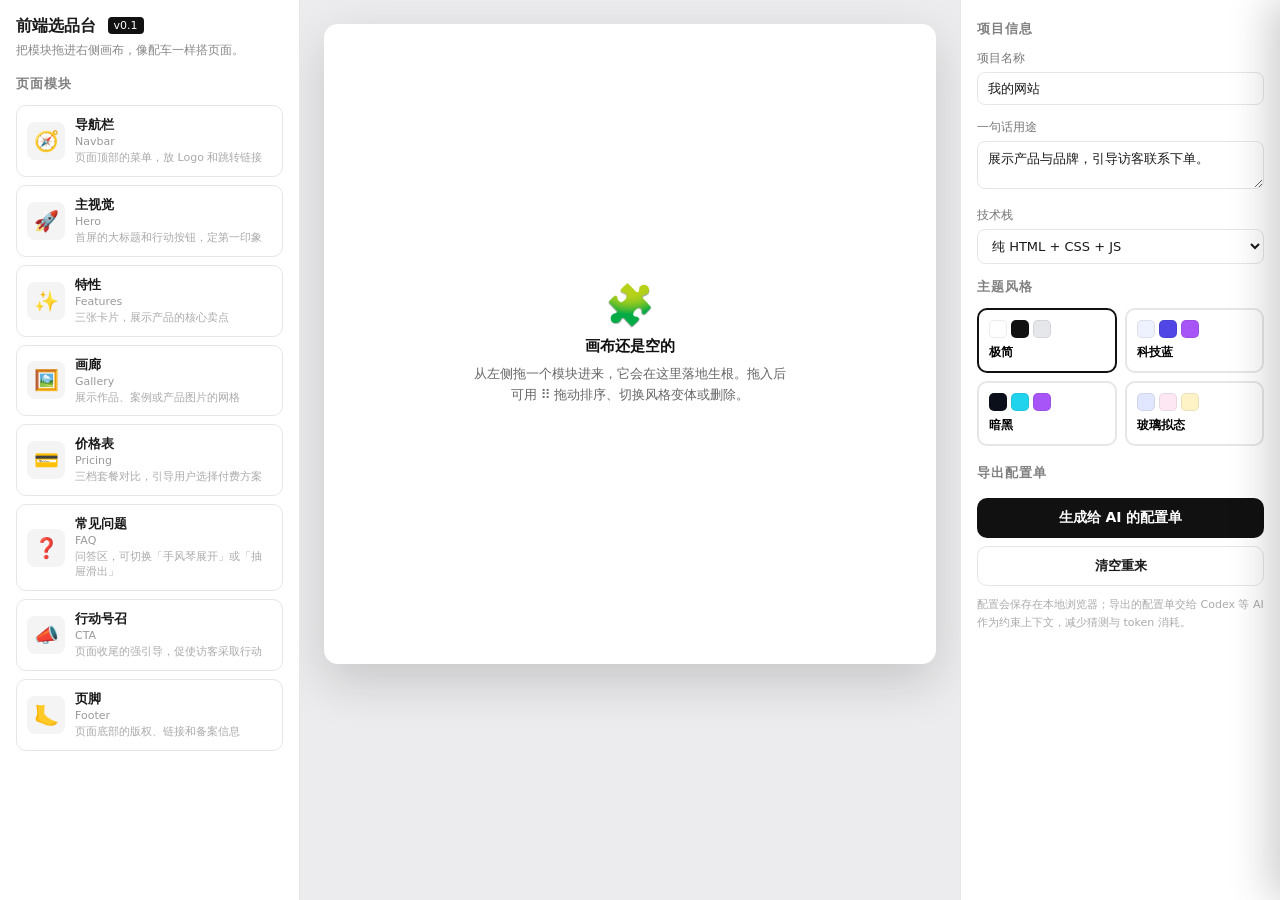
<file: app/index.html>
<!DOCTYPE html>
<html lang="zh-CN">
<head>
<meta charset="UTF-8">
<meta name="viewport" content="width=device-width, initial-scale=1.0">
<title>前端选品台 · 初始版本</title>
<link rel="stylesheet" href="src/assets/styles.css">
</head>
<body>
<div class="app">
  <!-- 左栏：模块库 -->
  <aside class="panel">
    <div class="brand">前端选品台 <span class="tag">v0.1</span></div>
    <div class="sub">把模块拖进右侧画布，像配车一样搭页面。</div>
    <h2>页面模块</h2>
    <div class="lib-grid" id="libGrid"></div>
  </aside>

  <!-- 中栏：画布 -->
  <main class="canvas-wrap" id="canvasWrap">
    <div class="canvas" id="canvas"></div>
  </main>

  <!-- 右栏：配置 -->
  <aside class="panel right">
    <h2>项目信息</h2>
    <div class="field">
      <label>项目名称</label>
      <input id="projName" type="text" placeholder="例如：一家面包房的官网">
    </div>
    <div class="field">
      <label>一句话用途</label>
      <textarea id="projPurpose" rows="2" placeholder="这个网站是给谁用、要达到什么目的"></textarea>
    </div>
    <div class="field">
      <label>技术栈</label>
      <select id="stack">
        <option value="纯 HTML + CSS + JS">纯 HTML + CSS + JS</option>
        <option value="React + Tailwind">React + Tailwind</option>
        <option value="Vue + Nuxt">Vue + Nuxt</option>
        <option value="Next.js + Tailwind">Next.js + Tailwind</option>
      </select>
    </div>

    <h2>主题风格</h2>
    <div class="theme-grid" id="themeGrid"></div>

    <h2 style="margin-top:18px;">导出配置单</h2>
    <button class="btn-primary" onclick="PickWeb.openExport()">生成给 AI 的配置单</button>
    <button class="btn-secondary" onclick="PickWeb.resetAll()">清空重来</button>
    <div class="hint">
      配置会保存在本地浏览器；导出的配置单交给 Codex 等 AI 作为约束上下文，减少猜测与 token 消耗。
    </div>
  </aside>
</div>

<!-- 抽屉（FAQ drawer 变体用） -->
<div class="drawer-overlay" id="drawerOverlay"></div>
<div class="drawer-panel" id="drawerPanel">
  <button class="close" id="drawerClose">✕</button>
  <h3 id="drawerTitle"></h3>
  <p id="drawerBody"></p>
</div>

<!-- 导出弹窗 -->
<div class="modal" id="exportModal">
  <div class="modal-box">
    <div class="modal-head">
      <h3>给 AI 的配置单</h3>
      <button class="close" onclick="PickWeb.closeExport()">✕</button>
    </div>
    <div class="modal-tabs">
      <button id="tabMd" class="active" onclick="PickWeb.switchTab('md')">spec.md（人机可读）</button>
      <button id="tabJson" onclick="PickWeb.switchTab('json')">spec.json（机器可读）</button>
    </div>
    <div class="modal-body">
      <textarea id="exportText" readonly></textarea>
    </div>
    <div class="modal-foot">
      <button onclick="PickWeb.copyExport()">复制</button>
      <button class="primary" onclick="PickWeb.downloadExport()">下载文件</button>
    </div>
  </div>
</div>

<!-- 插入指示线（拖拽排序用） -->
<div class="drop-indicator" id="dropIndicator"></div>

<script src="src/data/modules.js"></script>
<script src="src/data/themes.js"></script>
<script src="src/core/state.js"></script>
<script src="src/core/storage.js"></script>
<script src="src/core/renderer.js"></script>
<script src="src/core/dnd.js"></script>
<script src="src/core/exporter.js"></script>
<script src="src/core/main.js"></script>
</body>
</html>
</file>
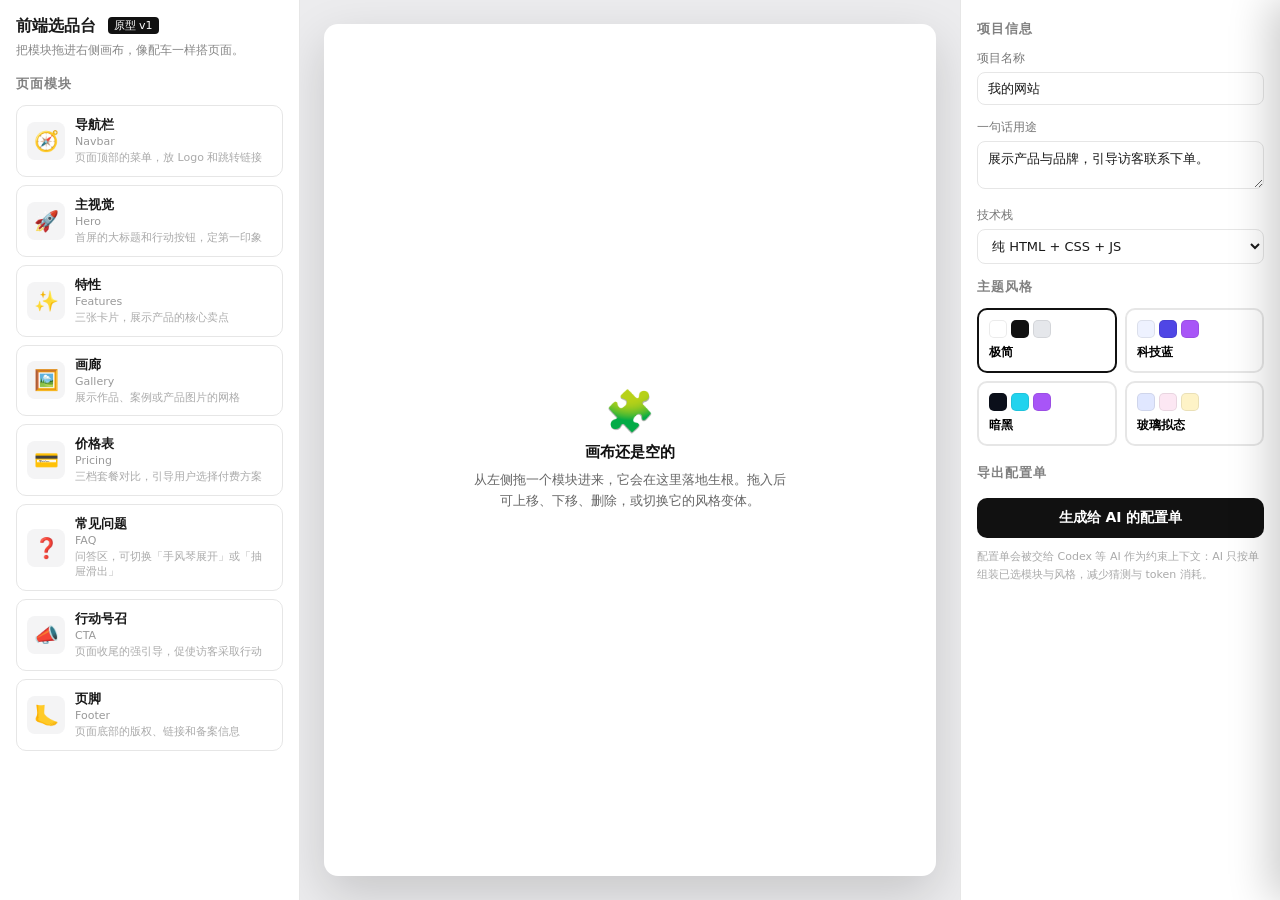
<file: prototype-v1/index.html>
<!DOCTYPE html>
<html lang="zh-CN">
<head>
<meta charset="UTF-8">
<meta name="viewport" content="width=device-width, initial-scale=1.0">
<title>前端选品台 · 原型 v1</title>
<style>
  :root {
    --bg: #ffffff;
    --surface: #f6f7f9;
    --text: #111111;
    --muted: #666666;
    --primary: #111111;
    --primary-text: #ffffff;
    --accent: #6b6b6b;
    --border: #e5e7eb;
    --radius: 6px;
    --shadow: 0 1px 3px rgba(0,0,0,.08);
    --font: system-ui, -apple-system, "Segoe UI", "PingFang SC", "Microsoft YaHei", sans-serif;
    --ui-bg: #fafafa;
    --ui-panel: #ffffff;
    --ui-border: #e6e6e6;
    --ui-text: #1a1a1a;
  }
  * { box-sizing: border-box; margin: 0; padding: 0; }
  body {
    font-family: var(--font);
    background: var(--ui-bg);
    color: var(--ui-text);
    height: 100vh;
    overflow: hidden;
  }
  .app {
    display: grid;
    grid-template-columns: 300px 1fr 320px;
    height: 100vh;
  }
  .panel {
    background: var(--ui-panel);
    border-right: 1px solid var(--ui-border);
    overflow-y: auto;
    padding: 16px;
  }
  .panel.right { border-right: none; border-left: 1px solid var(--ui-border); }
  .panel h2 {
    font-size: 13px;
    letter-spacing: .08em;
    text-transform: uppercase;
    color: var(--ui-text);
    opacity: .55;
    margin: 4px 0 12px;
  }
  .brand {
    font-size: 16px;
    font-weight: 700;
    margin-bottom: 4px;
  }
  .brand .tag {
    font-size: 11px;
    font-weight: 500;
    color: #fff;
    background: #111;
    border-radius: 4px;
    padding: 2px 6px;
    margin-left: 6px;
    vertical-align: 2px;
  }
  .sub { font-size: 12px; color: #888; margin-bottom: 16px; line-height: 1.5; }

  /* 模块库卡片 */
  .lib-grid { display: flex; flex-direction: column; gap: 8px; }
  .lib-card {
    display: flex;
    align-items: center;
    gap: 10px;
    padding: 10px;
    border: 1px solid var(--ui-border);
    border-radius: 10px;
    background: #fff;
    cursor: grab;
    transition: transform .12s ease, box-shadow .12s ease, border-color .12s ease;
    user-select: none;
  }
  .lib-card:hover {
    transform: translateY(-1px);
    box-shadow: 0 4px 14px rgba(0,0,0,.08);
    border-color: #c9c9c9;
  }
  .lib-card:active { cursor: grabbing; }
  .lib-card.dragging { opacity: .45; }
  .lib-card .emoji {
    width: 38px; height: 38px;
    display: grid; place-items: center;
    font-size: 20px;
    background: #f4f4f5;
    border-radius: 8px;
    flex: none;
  }
  .lib-card .meta { min-width: 0; }
  .lib-card .meta .name { font-size: 13px; font-weight: 600; }
  .lib-card .meta .tech { font-size: 11px; color: #999; margin-top: 1px; }
  .lib-card .meta .desc { font-size: 11px; color: #aaa; margin-top: 3px; line-height: 1.35; }

  /* 画布 */
  .canvas-wrap {
    overflow-y: auto;
    padding: 24px;
    display: flex;
    justify-content: center;
    background: #ececee;
  }
  .canvas {
    width: 100%;
    max-width: 860px;
    min-height: 640px;
    background: var(--bg);
    color: var(--text);
    border-radius: 14px;
    box-shadow: 0 18px 50px rgba(0,0,0,.16);
    overflow: hidden;
    display: flex;
    flex-direction: column;
    position: relative;
    font-family: var(--font);
  }
  .canvas.drag-over { outline: 3px dashed var(--primary); outline-offset: -8px; }
  .canvas-empty {
    flex: 1;
    display: flex;
    flex-direction: column;
    align-items: center;
    justify-content: center;
    gap: 8px;
    color: var(--muted);
    padding: 40px;
    text-align: center;
  }
  .canvas-empty .big { font-size: 40px; }
  .canvas-empty .t { font-size: 15px; font-weight: 600; color: var(--text); }
  .canvas-empty .s { font-size: 13px; max-width: 320px; line-height: 1.6; }

  /* 画布内的模块块 */
  .sec { position: relative; }
  .sec .toolbar {
    position: absolute;
    top: 8px; right: 8px;
    display: none;
    gap: 4px;
    z-index: 5;
  }
  .sec:hover .toolbar { display: flex; }
  .sec .toolbar button {
    border: 1px solid var(--ui-border);
    background: #fff;
    border-radius: 6px;
    width: 24px; height: 24px;
    font-size: 12px;
    cursor: pointer;
    line-height: 1;
    color: #555;
  }
  .sec .toolbar button:hover { background: #f2f2f2; }
  .sec .toolbar button.del:hover { background: #fee2e2; color: #b91c1c; border-color: #fecaca; }
  .sec .toolbar select {
    border: 1px solid var(--ui-border);
    border-radius: 6px;
    font-size: 12px;
    height: 24px;
    background: #fff;
    color: #555;
  }
  .sec.drop-in { animation: dropIn .35s cubic-bezier(.2,.9,.3,1.2); }
  @keyframes dropIn {
    0% { transform: translateY(-18px) scale(.97); opacity: 0; }
    60% { transform: translateY(3px) scale(1); opacity: 1; }
    100% { transform: translateY(0) scale(1); opacity: 1; }
  }

  /* 模块内部样式（用 CSS 变量，随主题换肤） */
  .mod { padding: 56px 48px; }
  .mod h1, .mod h2 { font-weight: 800; letter-spacing: -.02em; color: var(--text); }
  .mod p { color: var(--muted); line-height: 1.7; }
  .btn {
    display: inline-block;
    border: none;
    background: var(--primary);
    color: var(--primary-text);
    padding: 11px 20px;
    border-radius: var(--radius);
    font-size: 14px;
    font-weight: 600;
    cursor: pointer;
    font-family: var(--font);
  }
  .btn.ghost { background: transparent; color: var(--text); border: 1px solid var(--border); }
  .grid3 { display: grid; grid-template-columns: repeat(3, 1fr); gap: 16px; margin-top: 28px; }
  .card {
    background: var(--surface);
    border: 1px solid var(--border);
    border-radius: var(--radius);
    padding: 20px;
    box-shadow: var(--shadow);
  }
  .card .ic { font-size: 22px; margin-bottom: 10px; }
  .card h3 { font-size: 15px; margin-bottom: 6px; color: var(--text); }
  .card p { font-size: 13px; color: var(--muted); }

  .mod-navbar {
    display: flex; align-items: center; justify-content: space-between;
    padding: 16px 48px;
    border-bottom: 1px solid var(--border);
    background: var(--surface);
  }
  .mod-navbar .logo { font-weight: 800; font-size: 15px; color: var(--text); }
  .mod-navbar nav { display: flex; gap: 22px; }
  .mod-navbar nav a { font-size: 13px; color: var(--muted); text-decoration: none; cursor: pointer; }
  .mod-navbar nav a:hover { color: var(--text); }
  .mod-navbar .btn { padding: 8px 16px; font-size: 13px; }

  .mod-hero { text-align: center; padding-top: 88px; padding-bottom: 88px; }
  .mod-hero h1 { font-size: 42px; line-height: 1.15; margin-bottom: 16px; }
  .mod-hero p { font-size: 16px; max-width: 520px; margin: 0 auto 28px; }
  .mod-hero .hero-cta { display: flex; gap: 12px; justify-content: center; }

  .mod-cta { text-align: center; }
  .mod-cta h2 { font-size: 30px; margin-bottom: 18px; }

  .mod-footer { padding: 40px 48px; background: var(--surface); border-top: 1px solid var(--border); }
  .mod-footer .top { display: flex; justify-content: space-between; align-items: center; margin-bottom: 18px; }
  .mod-footer .logo { font-weight: 800; color: var(--text); }
  .mod-footer .links { display: flex; gap: 18px; }
  .mod-footer .links a { font-size: 13px; color: var(--muted); text-decoration: none; cursor: pointer; }
  .mod-footer p { font-size: 12px; color: var(--muted); }

  .mod-pricing .price { font-size: 30px; font-weight: 800; color: var(--text); margin: 10px 0 4px; }
  .mod-pricing .price span { font-size: 14px; font-weight: 500; color: var(--muted); }
  .mod-pricing .feat { font-size: 13px; color: var(--muted); line-height: 1.9; }
  .mod-pricing .card.hot { border-color: var(--primary); }
  .mod-pricing .card h3 { font-size: 16px; }

  .mod-gallery .tile {
    height: 110px;
    border-radius: var(--radius);
    background: linear-gradient(135deg, var(--primary), var(--accent));
    opacity: .9;
    display: grid; place-items: center;
    color: var(--primary-text);
    font-size: 24px;
  }

  .mod-faq .faq-list { margin-top: 24px; }
  .mod-faq .faq-item { border: 1px solid var(--border); border-radius: var(--radius); margin-bottom: 10px; background: var(--surface); overflow: hidden; }
  .mod-faq .faq-q {
    width: 100%; text-align: left;
    background: none; border: none;
    padding: 15px 18px;
    font-size: 14px; font-weight: 600;
    color: var(--text);
    cursor: pointer;
    display: flex; justify-content: space-between; align-items: center;
    font-family: var(--font);
  }
  .mod-faq .faq-q::after { content: "＋"; color: var(--muted); }
  .mod-faq .faq-item.open .faq-q::after { content: "－"; }
  .mod-faq .faq-a {
    max-height: 0; overflow: hidden;
    transition: max-height .3s ease;
    padding: 0 18px;
    font-size: 13px; color: var(--muted); line-height: 1.7;
  }
  .mod-faq .faq-item.open .faq-a { max-height: 200px; padding: 0 18px 16px; }
  .mod-faq .drawer-hint { font-size: 12px; color: var(--muted); margin-top: 8px; text-align: center; }

  /* 抽屉变体 */
  .drawer-overlay {
    position: fixed; inset: 0;
    background: rgba(0,0,0,.35);
    z-index: 50;
    display: none;
  }
  .drawer-overlay.show { display: block; }
  .drawer-panel {
    position: fixed; top: 0; right: 0; bottom: 0;
    width: 320px; max-width: 80vw;
    background: #fff; color: #111;
    box-shadow: -10px 0 40px rgba(0,0,0,.2);
    padding: 28px 24px;
    z-index: 60;
    transform: translateX(100%);
    transition: transform .3s cubic-bezier(.2,.8,.2,1);
    font-family: var(--font);
  }
  .drawer-panel.show { transform: translateX(0); }
  .drawer-panel h3 { margin-bottom: 12px; font-size: 16px; }
  .drawer-panel p { font-size: 14px; line-height: 1.7; color: #555; }
  .drawer-panel .close {
    position: absolute; top: 16px; right: 16px;
    border: none; background: #f2f2f2;
    width: 28px; height: 28px; border-radius: 6px;
    cursor: pointer; font-size: 14px;
  }

  /* 右栏控件 */
  .field { margin-bottom: 14px; }
  .field label { display: block; font-size: 12px; color: #777; margin-bottom: 5px; }
  .field input, .field select, .field textarea {
    width: 100%;
    border: 1px solid var(--ui-border);
    border-radius: 8px;
    padding: 8px 10px;
    font-size: 13px;
    font-family: var(--font);
    color: var(--ui-text);
    background: #fff;
  }
  .theme-grid { display: grid; grid-template-columns: 1fr 1fr; gap: 8px; }
  .theme-btn {
    border: 2px solid var(--ui-border);
    border-radius: 10px;
    padding: 10px;
    cursor: pointer;
    text-align: left;
    background: #fff;
    font-family: var(--font);
  }
  .theme-btn.active { border-color: #111; }
  .theme-btn .sw { display: flex; gap: 4px; margin-bottom: 6px; }
  .theme-btn .sw span { width: 18px; height: 18px; border-radius: 5px; border: 1px solid rgba(0,0,0,.08); }
  .theme-btn .nm { font-size: 12px; font-weight: 600; }
  .btn-primary {
    width: 100%;
    padding: 11px;
    border: none;
    background: #111;
    color: #fff;
    border-radius: 10px;
    font-size: 14px;
    font-weight: 600;
    cursor: pointer;
    font-family: var(--font);
    margin-top: 4px;
  }
  .btn-primary:hover { background: #2a2a2a; }
  .btn-secondary {
    width: 100%;
    padding: 10px;
    border: 1px solid var(--ui-border);
    background: #fff;
    color: var(--ui-text);
    border-radius: 10px;
    font-size: 13px;
    font-weight: 600;
    cursor: pointer;
    font-family: var(--font);
    margin-top: 8px;
  }
  .hint { font-size: 11px; color: #aaa; line-height: 1.6; margin-top: 10px; }

  /* 导出弹窗 */
  .modal {
    position: fixed; inset: 0;
    background: rgba(0,0,0,.4);
    z-index: 100;
    display: none;
    align-items: center; justify-content: center;
  }
  .modal.show { display: flex; }
  .modal-box {
    width: min(720px, 92vw);
    max-height: 84vh;
    background: #fff;
    border-radius: 14px;
    display: flex;
    flex-direction: column;
    overflow: hidden;
  }
  .modal-head {
    display: flex; align-items: center; justify-content: space-between;
    padding: 16px 20px;
    border-bottom: 1px solid var(--ui-border);
  }
  .modal-head h3 { font-size: 15px; }
  .modal-head .close { border: none; background: none; font-size: 20px; cursor: pointer; color: #777; }
  .modal-tabs { display: flex; gap: 4px; padding: 10px 16px 0; }
  .modal-tabs button {
    border: 1px solid var(--ui-border);
    background: #fff;
    padding: 7px 14px;
    border-radius: 8px 8px 0 0;
    cursor: pointer;
    font-size: 13px;
    font-family: var(--font);
  }
  .modal-tabs button.active { background: #111; color: #fff; border-color: #111; }
  .modal-body { flex: 1; overflow: auto; padding: 16px 20px; }
  .modal-body textarea {
    width: 100%;
    min-height: 320px;
    border: 1px solid var(--ui-border);
    border-radius: 8px;
    padding: 12px;
    font-family: ui-monospace, "SF Mono", Consolas, monospace;
    font-size: 12px;
    line-height: 1.6;
    resize: vertical;
    color: #222;
  }
  .modal-foot { display: flex; gap: 10px; padding: 14px 20px; border-top: 1px solid var(--ui-border); }
  .modal-foot button {
    flex: 1;
    padding: 10px;
    border: 1px solid var(--ui-border);
    background: #fff;
    border-radius: 8px;
    cursor: pointer;
    font-size: 13px;
    font-weight: 600;
    font-family: var(--font);
  }
  .modal-foot button.primary { background: #111; color: #fff; border-color: #111; }
</style>
</head>
<body>
<div class="app">
  <!-- 左栏：模块库 -->
  <aside class="panel">
    <div class="brand">前端选品台 <span class="tag">原型 v1</span></div>
    <div class="sub">把模块拖进右侧画布，像配车一样搭页面。</div>
    <h2>页面模块</h2>
    <div class="lib-grid" id="libGrid"></div>
  </aside>

  <!-- 中栏：画布 -->
  <main class="canvas-wrap" id="canvasWrap">
    <div class="canvas" id="canvas"></div>
  </main>

  <!-- 右栏：配置 -->
  <aside class="panel right">
    <h2>项目信息</h2>
    <div class="field">
      <label>项目名称</label>
      <input id="projName" type="text" placeholder="例如：一家面包房的官网" value="我的网站">
    </div>
    <div class="field">
      <label>一句话用途</label>
      <textarea id="projPurpose" rows="2" placeholder="这个网站是给谁用、要达到什么目的">展示产品与品牌，引导访客联系下单。</textarea>
    </div>
    <div class="field">
      <label>技术栈</label>
      <select id="stack">
        <option value="纯 HTML + CSS + JS">纯 HTML + CSS + JS</option>
        <option value="React + Tailwind">React + Tailwind</option>
        <option value="Vue + Nuxt">Vue + Nuxt</option>
        <option value="Next.js + Tailwind">Next.js + Tailwind</option>
      </select>
    </div>

    <h2>主题风格</h2>
    <div class="theme-grid" id="themeGrid"></div>

    <h2 style="margin-top:18px;">导出配置单</h2>
    <button class="btn-primary" onclick="openExport()">生成给 AI 的配置单</button>
    <div class="hint">
      配置单会被交给 Codex 等 AI 作为约束上下文：AI 只按单组装已选模块与风格，减少猜测与 token 消耗。
    </div>
  </aside>
</div>

<!-- 抽屉（FAQ drawer 变体用） -->
<div class="drawer-overlay" id="drawerOverlay"></div>
<div class="drawer-panel" id="drawerPanel">
  <button class="close" id="drawerClose">✕</button>
  <h3 id="drawerTitle"></h3>
  <p id="drawerBody"></p>
</div>

<!-- 导出弹窗 -->
<div class="modal" id="exportModal">
  <div class="modal-box">
    <div class="modal-head">
      <h3>给 AI 的配置单</h3>
      <button class="close" onclick="closeExport()">✕</button>
    </div>
    <div class="modal-tabs">
      <button id="tabMd" class="active" onclick="switchTab('md')">spec.md（人机可读）</button>
      <button id="tabJson" onclick="switchTab('json')">spec.json（机器可读）</button>
    </div>
    <div class="modal-body">
      <textarea id="exportText" readonly></textarea>
    </div>
    <div class="modal-foot">
      <button onclick="copyExport()">复制</button>
      <button class="primary" onclick="downloadExport()">下载文件</button>
    </div>
  </div>
</div>

<script>
// ===================== 数据：模块库 =====================
const MODULES = [
  {
    id: 'navbar', name: '导航栏', tech: 'Navbar', emoji: '🧭',
    desc: '页面顶部的菜单，放 Logo 和跳转链接',
    variants: [ { id: 'default', label: '标准' } ],
    render() {
      return `<header class="mod-navbar">
        <span class="logo">◈ Logo</span>
        <nav><a>首页</a><a>产品</a><a>关于</a><a>联系</a></nav>
        <button class="btn">开始</button>
      </header>`;
    }
  },
  {
    id: 'hero', name: '主视觉', tech: 'Hero', emoji: '🚀',
    desc: '首屏的大标题和行动按钮，定第一印象',
    variants: [ { id: 'default', label: '居中' } ],
    render() {
      return `<section class="mod mod-hero">
        <h1>一句打动人心的主标题</h1>
        <p>这里是副标题，用一句话说清楚你的产品能为访客带来什么价值。</p>
        <div class="hero-cta">
          <button class="btn">立即开始</button>
          <button class="btn ghost">了解更多</button>
        </div>
      </section>`;
    }
  },
  {
    id: 'features', name: '特性', tech: 'Features', emoji: '✨',
    desc: '三张卡片，展示产品的核心卖点',
    variants: [ { id: 'default', label: '三列卡片' } ],
    render() {
      return `<section class="mod">
        <h2>核心特性</h2>
        <div class="grid3">
          <div class="card"><div class="ic">⚡</div><h3>快速上手</h3><p>开箱即用，五分钟完成部署。</p></div>
          <div class="card"><div class="ic">🔒</div><h3>安全可靠</h3><p>数据加密，权限分级，稳定运行。</p></div>
          <div class="card"><div class="ic">📈</div><h3>持续增长</h3><p>内置分析，驱动业务不断增长。</p></div>
        </div>
      </section>`;
    }
  },
  {
    id: 'gallery', name: '画廊', tech: 'Gallery', emoji: '🖼️',
    desc: '展示作品、案例或产品图片的网格',
    variants: [ { id: 'default', label: '六宫格' } ],
    render() {
      return `<section class="mod">
        <h2>作品展示</h2>
        <div class="grid3 mod-gallery">
          <div class="tile">①</div><div class="tile">②</div><div class="tile">③</div>
          <div class="tile">④</div><div class="tile">⑤</div><div class="tile">⑥</div>
        </div>
      </section>`;
    }
  },
  {
    id: 'pricing', name: '价格表', tech: 'Pricing', emoji: '💳',
    desc: '三档套餐对比，引导用户选择付费方案',
    variants: [ { id: 'default', label: '三档对比' } ],
    render() {
      return `<section class="mod mod-pricing">
        <h2>定价方案</h2>
        <div class="grid3">
          <div class="card"><h3>基础版</h3><div class="price">¥0<span> / 月</span></div><div class="feat">核心功能<br>1 个项目<br>社区支持</div></div>
          <div class="card hot"><h3>专业版</h3><div class="price">¥99<span> / 月</span></div><div class="feat">全部功能<br>无限项目<br>优先支持</div></div>
          <div class="card"><h3>企业版</h3><div class="price">定制<span></span></div><div class="feat">专属定制<br>专属支持<br>SLA 保障</div></div>
        </div>
      </section>`;
    }
  },
  {
    id: 'faq', name: '常见问题', tech: 'FAQ', emoji: '❓',
    desc: '问答区，可切换「手风琴展开」或「抽屉滑出」',
    variants: [
      { id: 'accordion', label: '手风琴展开' },
      { id: 'drawer', label: '抽屉滑出' }
    ],
    render(variant) {
      const items = [
        { q: '这个产品适合我吗？', a: '如果你需要一个快速搭建、易于维护的网站，它非常适合你。' },
        { q: '可以退款吗？', a: '支持 7 天无理由退款，联系客服即可办理。' },
        { q: '支持定制吗？', a: '企业版支持深度定制，可按需求调整功能和视觉。' }
      ];
      const list = items.map((it, i) => `
        <div class="faq-item" data-q="${it.q}" data-a="${it.a}">
          <button class="faq-q">${it.q}</button>
          <div class="faq-a">${it.a}</div>
        </div>`).join('');
      const hint = variant === 'drawer' ? '<div class="drawer-hint">点击问题，答案会从右侧像抽屉一样滑出来</div>' : '';
      return `<section class="mod mod-faq">
        <h2>常见问题</h2>
        <div class="faq-list">${list}</div>${hint}
      </section>`;
    }
  },
  {
    id: 'cta', name: '行动号召', tech: 'CTA', emoji: '📣',
    desc: '页面收尾的强引导，促使访客采取行动',
    variants: [ { id: 'default', label: '居中号召' } ],
    render() {
      return `<section class="mod mod-cta">
        <h2>准备好开始了吗？</h2>
        <button class="btn">联系我们</button>
      </section>`;
    }
  },
  {
    id: 'footer', name: '页脚', tech: 'Footer', emoji: '🦶',
    desc: '页面底部的版权、链接和备案信息',
    variants: [ { id: 'default', label: '标准页脚' } ],
    render() {
      return `<footer class="mod-footer">
        <div class="top"><span class="logo">◈ Logo</span>
          <div class="links"><a>关于</a><a>隐私</a><a>条款</a><a>联系</a></div></div>
        <p>© 2026 我的网站 · 保留所有权利</p>
      </footer>`;
    }
  }
];

// ===================== 数据：主题 =====================
const THEMES = [
  { id: 'minimal', name: '极简', swatch: ['#ffffff', '#111111', '#e5e7eb'],
    css: { '--bg': '#ffffff', '--surface': '#f6f7f9', '--text': '#111111', '--muted': '#666666',
           '--primary': '#111111', '--primary-text': '#ffffff', '--accent': '#8b8b8b',
           '--border': '#e5e7eb', '--radius': '6px', '--shadow': '0 1px 3px rgba(0,0,0,.08)' } },
  { id: 'tech', name: '科技蓝', swatch: ['#eef2ff', '#4f46e5', '#a855f7'],
    css: { '--bg': '#eef2ff', '--surface': '#ffffff', '--text': '#0f172a', '--muted': '#475569',
           '--primary': '#4f46e5', '--primary-text': '#ffffff', '--accent': '#a855f7',
           '--border': '#dbeafe', '--radius': '12px', '--shadow': '0 10px 30px rgba(79,70,229,.14)' } },
  { id: 'dark', name: '暗黑', swatch: ['#0b0f1a', '#22d3ee', '#a855f7'],
    css: { '--bg': '#0b0f1a', '--surface': '#151b2b', '--text': '#e6e9f2', '--muted': '#8b93a7',
           '--primary': '#22d3ee', '--primary-text': '#06232b', '--accent': '#a855f7',
           '--border': '#232b3d', '--radius': '12px', '--shadow': '0 10px 30px rgba(0,0,0,.45)' } },
  { id: 'glass', name: '玻璃拟态', swatch: ['#e0e7ff', '#fce7f3', '#fef3c7'],
    css: { '--bg': 'linear-gradient(135deg,#e0e7ff,#fce7f3,#fef3c7)', '--surface': 'rgba(255,255,255,.55)',
           '--text': '#1a1a2e', '--muted': '#5a5a7a', '--primary': '#6d5dfc', '--primary-text': '#ffffff',
           '--accent': '#f472b6', '--border': 'rgba(255,255,255,.7)', '--radius': '18px',
           '--shadow': '0 12px 34px rgba(80,70,180,.18)' } }
];

// ===================== 状态 =====================
let state = {
  projectName: '我的网站',
  purpose: '展示产品与品牌，引导访客联系下单。',
  stack: '纯 HTML + CSS + JS',
  themeId: 'minimal',
  sections: []   // [{ moduleId, variantId }]
};

// ===================== 初始化 =====================
const libGrid = document.getElementById('libGrid');
const canvas = document.getElementById('canvas');
const canvasWrap = document.getElementById('canvasWrap');
const themeGrid = document.getElementById('themeGrid');

function init() {
  // 渲染模块库
  MODULES.forEach(m => {
    const card = document.createElement('div');
    card.className = 'lib-card';
    card.draggable = true;
    card.dataset.module = m.id;
    card.innerHTML = `
      <div class="emoji">${m.emoji}</div>
      <div class="meta">
        <div class="name">${m.name}</div>
        <div class="tech">${m.tech}</div>
        <div class="desc">${m.desc}</div>
      </div>`;
    card.addEventListener('dragstart', e => {
      e.dataTransfer.setData('text/plain', m.id);
      e.dataTransfer.effectAllowed = 'copy';
      card.classList.add('dragging');
    });
    card.addEventListener('dragend', () => card.classList.remove('dragging'));
    libGrid.appendChild(card);
  });

  // 渲染主题
  THEMES.forEach(t => {
    const btn = document.createElement('button');
    btn.className = 'theme-btn' + (t.id === state.themeId ? ' active' : '');
    btn.dataset.theme = t.id;
    btn.innerHTML = `
      <div class="sw">${t.swatch.map(c => `<span style="background:${c}"></span>`).join('')}</div>
      <div class="nm">${t.name}</div>`;
    btn.addEventListener('click', () => {
      state.themeId = t.id;
      applyTheme(t.id);
      document.querySelectorAll('.theme-btn').forEach(b => b.classList.toggle('active', b.dataset.theme === t.id));
    });
    themeGrid.appendChild(btn);
  });

  // 画布拖放
  canvas.addEventListener('dragover', e => {
    e.preventDefault();
    e.dataTransfer.dropEffect = 'copy';
    canvas.classList.add('drag-over');
  });
  canvas.addEventListener('dragleave', () => canvas.classList.remove('drag-over'));
  canvas.addEventListener('drop', e => {
    e.preventDefault();
    canvas.classList.remove('drag-over');
    const moduleId = e.dataTransfer.getData('text/plain');
    const mod = MODULES.find(m => m.id === moduleId);
    if (!mod) return;
    state.sections.push({ moduleId, variantId: mod.variants[0].id });
    renderCanvas(true);
  });

  // FAQ 交互（事件委托）
  canvas.addEventListener('click', e => {
    const q = e.target.closest('.faq-q');
    if (q) handleFaqClick(q);
  });

  document.getElementById('drawerClose').addEventListener('click', closeDrawer);
  document.getElementById('drawerOverlay').addEventListener('click', closeDrawer);

  // 右栏输入
  document.getElementById('projName').addEventListener('input', e => state.projectName = e.target.value);
  document.getElementById('projPurpose').addEventListener('input', e => state.purpose = e.target.value);
  document.getElementById('stack').addEventListener('change', e => state.stack = e.target.value);

  applyTheme(state.themeId);
  renderCanvas();
}

function applyTheme(id) {
  const t = THEMES.find(x => x.id === id);
  if (!t) return;
  const root = document.documentElement;
  Object.entries(t.css).forEach(([k, v]) => root.style.setProperty(k, v));
}

// ===================== 渲染画布 =====================
function renderCanvas(animateLast = false) {
  if (state.sections.length === 0) {
    canvas.innerHTML = `<div class="canvas-empty">
      <div class="big">🧩</div>
      <div class="t">画布还是空的</div>
      <div class="s">从左侧拖一个模块进来，它会在这里落地生根。拖入后可上移、下移、删除，或切换它的风格变体。</div>
    </div>`;
    return;
  }
  let html = '';
  state.sections.forEach((sec, i) => {
    const mod = MODULES.find(m => m.id === sec.moduleId);
    if (!mod) return;
    const variantSel = mod.variants.length > 1
      ? `<select onchange="changeVariant(${i}, this.value)">${mod.variants.map(v =>
          `<option value="${v.id}" ${v.id === sec.variantId ? 'selected' : ''}>${v.label}</option>`).join('')}</select>`
      : '';
    html += `<div class="sec ${animateLast && i === state.sections.length - 1 ? 'drop-in' : ''}">
      <div class="toolbar">
        <button title="上移" onclick="moveSection(${i}, -1)">↑</button>
        <button title="下移" onclick="moveSection(${i}, 1)">↓</button>
        ${variantSel}
        <button title="删除" class="del" onclick="removeSection(${i})">✕</button>
      </div>
      ${mod.render(sec.variantId)}
    </div>`;
  });
  canvas.innerHTML = html;
}

function moveSection(i, dir) {
  const j = i + dir;
  if (j < 0 || j >= state.sections.length) return;
  [state.sections[i], state.sections[j]] = [state.sections[j], state.sections[i]];
  renderCanvas();
}

function removeSection(i) {
  state.sections.splice(i, 1);
  renderCanvas();
}

function changeVariant(i, variantId) {
  state.sections[i].variantId = variantId;
  renderCanvas();
}

// ===================== FAQ 交互 =====================
function handleFaqClick(q) {
  const item = q.closest('.faq-item');
  const sectionIndex = [...canvas.querySelectorAll('.sec')].findIndex(s => s.contains(item));
  if (sectionIndex < 0) return;
  const variant = state.sections[sectionIndex].variantId;
  const title = item.dataset.q;
  const body = item.dataset.a;
  if (variant === 'drawer') {
    document.getElementById('drawerTitle').textContent = title;
    document.getElementById('drawerBody').textContent = body;
    document.getElementById('drawerOverlay').classList.add('show');
    document.getElementById('drawerPanel').classList.add('show');
  } else {
    item.classList.toggle('open');
  }
}

function closeDrawer() {
  document.getElementById('drawerOverlay').classList.remove('show');
  document.getElementById('drawerPanel').classList.remove('show');
}

// ===================== 导出 =====================
let exportMode = 'md';

function buildSpec() {
  const modName = id => { const m = MODULES.find(x => x.id === id); return m ? m.name : id; };
  const modTech = id => { const m = MODULES.find(x => x.id === id); return m ? m.tech : id; };
  const variantLabel = sec => {
    const m = MODULES.find(x => x.id === sec.moduleId);
    const v = m && m.variants.find(v => v.id === sec.variantId);
    return v ? v.label : sec.variantId;
  };

  const json = {
    $schema: "https://example.com/site-spec.schema.json",
    site: {
      name: state.projectName,
      purpose: state.purpose,
      stack: state.stack,
      theme: state.themeId
    },
    pages: [
      {
        title: "home",
        slug: "home",
        purpose: state.purpose,
        sections: state.sections.map(sec => ({
          module: sec.moduleId,
          variant: sec.variantId
        }))
      }
    ]
  };

  const lines = [];
  lines.push('# 前端配置单');
  lines.push('');
  lines.push('> 本单由「前端选品台」生成，交给 AI（Codex）作为约束上下文：只按单组装已选模块与风格。');
  lines.push('');
  lines.push('- 项目名称：' + state.projectName);
  lines.push('- 一句话用途：' + state.purpose);
  lines.push('- 技术栈：' + state.stack);
  lines.push('- 主题风格：' + (THEMES.find(t => t.id === state.themeId) || {}).name);
  lines.push('');
  lines.push('## 页面结构');
  lines.push('');
  lines.push('### home');
  if (state.sections.length === 0) {
    lines.push('- （空）');
  } else {
    state.sections.forEach((sec, i) => {
      lines.push(`${i + 1}. ${modName(sec.moduleId)}（${modTech(sec.moduleId)} / 变体：${variantLabel(sec)}）`);
    });
  }
  lines.push('');
  lines.push('## 对 AI 的约束');
  lines.push('');
  lines.push('- 仅使用上述已选模块与变体，不得自行增加页面区块');
  lines.push('- 仅使用上述主题风格的色彩、圆角与排版，保持视觉一致');
  lines.push('- 按上述顺序搭建页面结构');

  return {
    json: JSON.stringify(json, null, 2),
    md: lines.join('\n')
  };
}

function openExport() {
  document.getElementById('exportModal').classList.add('show');
  renderExport();
}

function closeExport() {
  document.getElementById('exportModal').classList.remove('show');
}

function switchTab(mode) {
  exportMode = mode;
  document.getElementById('tabMd').classList.toggle('active', mode === 'md');
  document.getElementById('tabJson').classList.toggle('active', mode === 'json');
  renderExport();
}

function renderExport() {
  const spec = buildSpec();
  document.getElementById('exportText').value = exportMode === 'md' ? spec.md : spec.json;
}

function copyExport() {
  const text = document.getElementById('exportText').value;
  navigator.clipboard.writeText(text).then(() => alert('已复制到剪贴板')).catch(() => {
    document.getElementById('exportText').select();
    document.execCommand('copy');
    alert('已复制到剪贴板');
  });
}

function downloadExport() {
  const spec = buildSpec();
  const isMd = exportMode === 'md';
  const content = isMd ? spec.md : spec.json;
  const filename = isMd ? 'spec.md' : 'spec.json';
  const blob = new Blob([content], { type: 'text/plain;charset=utf-8' });
  const url = URL.createObjectURL(blob);
  const a = document.createElement('a');
  a.href = url;
  a.download = filename;
  a.click();
  URL.revokeObjectURL(url);
}

init();
</script>
</body>
</html>
</file>
<file: app/src/assets/styles.css>
:root {
  --bg: #ffffff;
  --surface: #f6f7f9;
  --text: #111111;
  --muted: #666666;
  --primary: #111111;
  --primary-text: #ffffff;
  --accent: #6b6b6b;
  --border: #e5e7eb;
  --radius: 6px;
  --shadow: 0 1px 3px rgba(0,0,0,.08);
  --font: system-ui, -apple-system, "Segoe UI", "PingFang SC", "Microsoft YaHei", sans-serif;
  --ui-bg: #fafafa;
  --ui-panel: #ffffff;
  --ui-border: #e6e6e6;
  --ui-text: #1a1a1a;
}
* { box-sizing: border-box; margin: 0; padding: 0; }
body {
  font-family: var(--font);
  background: var(--ui-bg);
  color: var(--ui-text);
  height: 100vh;
  overflow: hidden;
}
.app {
  display: grid;
  grid-template-columns: 300px 1fr 320px;
  height: 100vh;
}
.panel {
  background: var(--ui-panel);
  border-right: 1px solid var(--ui-border);
  overflow-y: auto;
  padding: 16px;
}
.panel.right { border-right: none; border-left: 1px solid var(--ui-border); }
.panel h2 {
  font-size: 13px;
  letter-spacing: .08em;
  text-transform: uppercase;
  color: var(--ui-text);
  opacity: .55;
  margin: 4px 0 12px;
}
.brand { font-size: 16px; font-weight: 700; margin-bottom: 4px; }
.brand .tag {
  font-size: 11px; font-weight: 500; color: #fff; background: #111;
  border-radius: 4px; padding: 2px 6px; margin-left: 6px; vertical-align: 2px;
}
.sub { font-size: 12px; color: #888; margin-bottom: 16px; line-height: 1.5; }

/* 模块库卡片 */
.lib-grid { display: flex; flex-direction: column; gap: 8px; }
.lib-card {
  display: flex; align-items: center; gap: 10px;
  padding: 10px; border: 1px solid var(--ui-border); border-radius: 10px;
  background: #fff; cursor: grab; user-select: none;
  transition: transform .12s ease, box-shadow .12s ease, border-color .12s ease;
}
.lib-card:hover { transform: translateY(-1px); box-shadow: 0 4px 14px rgba(0,0,0,.08); border-color: #c9c9c9; }
.lib-card:active { cursor: grabbing; }
.lib-card.dragging { opacity: .45; }
.lib-card .emoji {
  width: 38px; height: 38px; display: grid; place-items: center;
  font-size: 20px; background: #f4f4f5; border-radius: 8px; flex: none;
}
.lib-card .meta { min-width: 0; }
.lib-card .meta .name { font-size: 13px; font-weight: 600; }
.lib-card .meta .tech { font-size: 11px; color: #999; margin-top: 1px; }
.lib-card .meta .desc { font-size: 11px; color: #aaa; margin-top: 3px; line-height: 1.35; }

/* 画布 */
.canvas-wrap {
  overflow-y: auto;
  padding: 24px;
  display: flex;
  justify-content: center;
  align-items: flex-start; /* 修复：画布高度随内容增长，外层可滚动 */
  background: #ececee;
}
.canvas {
  width: 100%;
  max-width: 860px;
  min-height: 640px;
  background: var(--bg);
  color: var(--text);
  border-radius: 14px;
  box-shadow: 0 18px 50px rgba(0,0,0,.16);
  overflow: hidden;
  display: flex;
  flex-direction: column;
  position: relative;
  font-family: var(--font);
}
.canvas.drag-over { outline: 3px dashed var(--primary); outline-offset: -8px; }
.canvas-empty {
  flex: 1; display: flex; flex-direction: column; align-items: center; justify-content: center;
  gap: 8px; color: var(--muted); padding: 40px; text-align: center;
}
.canvas-empty .big { font-size: 40px; }
.canvas-empty .t { font-size: 15px; font-weight: 600; color: var(--text); }
.canvas-empty .s { font-size: 13px; max-width: 320px; line-height: 1.6; }

/* 画布内的模块块 */
.sec { position: relative; }
.sec .toolbar {
  position: absolute; top: 8px; right: 8px;
  display: none; gap: 4px; z-index: 5;
}
.sec:hover .toolbar { display: flex; }
.sec .toolbar button {
  border: 1px solid var(--ui-border); background: #fff; border-radius: 6px;
  width: 24px; height: 24px; font-size: 12px; cursor: pointer; line-height: 1; color: #555;
}
.sec .toolbar button:hover { background: #f2f2f2; }
.sec .toolbar button.del:hover { background: #fee2e2; color: #b91c1c; border-color: #fecaca; }
.sec .toolbar button.drag-handle { cursor: grab; }
.sec .toolbar button.drag-handle:active { cursor: grabbing; }
.sec .toolbar select {
  border: 1px solid var(--ui-border); border-radius: 6px; font-size: 12px;
  height: 24px; background: #fff; color: #555;
}
.sec.drop-in { animation: dropIn .35s cubic-bezier(.2,.9,.3,1.2); }
@keyframes dropIn {
  0% { transform: translateY(-18px) scale(.97); opacity: 0; }
  60% { transform: translateY(3px) scale(1); opacity: 1; }
  100% { transform: translateY(0) scale(1); opacity: 1; }
}
.sec.sorting-source { opacity: .35; }

/* 拖拽排序插入线 */
.drop-indicator {
  position: fixed;
  height: 3px;
  background: var(--primary);
  border-radius: 2px;
  pointer-events: none;
  z-index: 200;
  display: none;
}

/* 模块内部样式（用 CSS 变量，随主题换肤） */
.mod { padding: 56px 48px; }
.mod h1, .mod h2 { font-weight: 800; letter-spacing: -.02em; color: var(--text); }
.mod p { color: var(--muted); line-height: 1.7; }
.btn {
  display: inline-block; border: none; background: var(--primary); color: var(--primary-text);
  padding: 11px 20px; border-radius: var(--radius); font-size: 14px; font-weight: 600;
  cursor: pointer; font-family: var(--font);
}
.btn.ghost { background: transparent; color: var(--text); border: 1px solid var(--border); }
.grid3 { display: grid; grid-template-columns: repeat(3, 1fr); gap: 16px; margin-top: 28px; }
.card {
  background: var(--surface); border: 1px solid var(--border); border-radius: var(--radius);
  padding: 20px; box-shadow: var(--shadow);
}
.card .ic { font-size: 22px; margin-bottom: 10px; }
.card h3 { font-size: 15px; margin-bottom: 6px; color: var(--text); }
.card p { font-size: 13px; color: var(--muted); }

.mod-navbar {
  display: flex; align-items: center; justify-content: space-between;
  padding: 16px 48px; border-bottom: 1px solid var(--border); background: var(--surface);
}
.mod-navbar .logo { font-weight: 800; font-size: 15px; color: var(--text); }
.mod-navbar nav { display: flex; gap: 22px; }
.mod-navbar nav a { font-size: 13px; color: var(--muted); text-decoration: none; cursor: pointer; }
.mod-navbar nav a:hover { color: var(--text); }
.mod-navbar .btn { padding: 8px 16px; font-size: 13px; }

.mod-hero { text-align: center; padding-top: 88px; padding-bottom: 88px; }
.mod-hero h1 { font-size: 42px; line-height: 1.15; margin-bottom: 16px; }
.mod-hero p { font-size: 16px; max-width: 520px; margin: 0 auto 28px; }
.mod-hero .hero-cta { display: flex; gap: 12px; justify-content: center; }

.mod-cta { text-align: center; }
.mod-cta h2 { font-size: 30px; margin-bottom: 18px; }

.mod-footer { padding: 40px 48px; background: var(--surface); border-top: 1px solid var(--border); }
.mod-footer .top { display: flex; justify-content: space-between; align-items: center; margin-bottom: 18px; }
.mod-footer .logo { font-weight: 800; color: var(--text); }
.mod-footer .links { display: flex; gap: 18px; }
.mod-footer .links a { font-size: 13px; color: var(--muted); text-decoration: none; cursor: pointer; }
.mod-footer p { font-size: 12px; color: var(--muted); }

.mod-pricing .price { font-size: 30px; font-weight: 800; color: var(--text); margin: 10px 0 4px; }
.mod-pricing .price span { font-size: 14px; font-weight: 500; color: var(--muted); }
.mod-pricing .feat { font-size: 13px; color: var(--muted); line-height: 1.9; }
.mod-pricing .card.hot { border-color: var(--primary); }
.mod-pricing .card h3 { font-size: 16px; }

.mod-gallery .tile {
  height: 110px; border-radius: var(--radius);
  background: linear-gradient(135deg, var(--primary), var(--accent));
  opacity: .9; display: grid; place-items: center;
  color: var(--primary-text); font-size: 24px;
}

.mod-faq .faq-list { margin-top: 24px; }
.mod-faq .faq-item { border: 1px solid var(--border); border-radius: var(--radius); margin-bottom: 10px; background: var(--surface); overflow: hidden; }
.mod-faq .faq-q {
  width: 100%; text-align: left; background: none; border: none;
  padding: 15px 18px; font-size: 14px; font-weight: 600; color: var(--text);
  cursor: pointer; display: flex; justify-content: space-between; align-items: center;
  font-family: var(--font);
}
.mod-faq .faq-q::after { content: "＋"; color: var(--muted); }
.mod-faq .faq-item.open .faq-q::after { content: "－"; }
.mod-faq .faq-a {
  max-height: 0; overflow: hidden; transition: max-height .3s ease;
  padding: 0 18px; font-size: 13px; color: var(--muted); line-height: 1.7;
}
.mod-faq .faq-item.open .faq-a { max-height: 200px; padding: 0 18px 16px; }
.mod-faq .drawer-hint { font-size: 12px; color: var(--muted); margin-top: 8px; text-align: center; }

/* 抽屉变体 */
.drawer-overlay { position: fixed; inset: 0; background: rgba(0,0,0,.35); z-index: 50; display: none; }
.drawer-overlay.show { display: block; }
.drawer-panel {
  position: fixed; top: 0; right: 0; bottom: 0; width: 320px; max-width: 80vw;
  background: #fff; color: #111; box-shadow: -10px 0 40px rgba(0,0,0,.2);
  padding: 28px 24px; z-index: 60; transform: translateX(100%);
  transition: transform .3s cubic-bezier(.2,.8,.2,1); font-family: var(--font);
}
.drawer-panel.show { transform: translateX(0); }
.drawer-panel h3 { margin-bottom: 12px; font-size: 16px; }
.drawer-panel p { font-size: 14px; line-height: 1.7; color: #555; }
.drawer-panel .close { position: absolute; top: 16px; right: 16px; border: none; background: #f2f2f2; width: 28px; height: 28px; border-radius: 6px; cursor: pointer; font-size: 14px; }

/* 右栏控件 */
.field { margin-bottom: 14px; }
.field label { display: block; font-size: 12px; color: #777; margin-bottom: 5px; }
.field input, .field select, .field textarea {
  width: 100%; border: 1px solid var(--ui-border); border-radius: 8px;
  padding: 8px 10px; font-size: 13px; font-family: var(--font); color: var(--ui-text); background: #fff;
}
.theme-grid { display: grid; grid-template-columns: 1fr 1fr; gap: 8px; }
.theme-btn {
  border: 2px solid var(--ui-border); border-radius: 10px; padding: 10px;
  cursor: pointer; text-align: left; background: #fff; font-family: var(--font);
}
.theme-btn.active { border-color: #111; }
.theme-btn .sw { display: flex; gap: 4px; margin-bottom: 6px; }
.theme-btn .sw span { width: 18px; height: 18px; border-radius: 5px; border: 1px solid rgba(0,0,0,.08); }
.theme-btn .nm { font-size: 12px; font-weight: 600; }
.btn-primary {
  width: 100%; padding: 11px; border: none; background: #111; color: #fff;
  border-radius: 10px; font-size: 14px; font-weight: 600; cursor: pointer;
  font-family: var(--font); margin-top: 4px;
}
.btn-primary:hover { background: #2a2a2a; }
.btn-secondary {
  width: 100%; padding: 10px; border: 1px solid var(--ui-border); background: #fff;
  color: var(--ui-text); border-radius: 10px; font-size: 13px; font-weight: 600;
  cursor: pointer; font-family: var(--font); margin-top: 8px;
}
.hint { font-size: 11px; color: #aaa; line-height: 1.6; margin-top: 10px; }

/* 导出弹窗 */
.modal {
  position: fixed; inset: 0; background: rgba(0,0,0,.4); z-index: 100;
  display: none; align-items: center; justify-content: center;
}
.modal.show { display: flex; }
.modal-box {
  width: min(720px, 92vw); max-height: 84vh; background: #fff; border-radius: 14px;
  display: flex; flex-direction: column; overflow: hidden;
}
.modal-head { display: flex; align-items: center; justify-content: space-between; padding: 16px 20px; border-bottom: 1px solid var(--ui-border); }
.modal-head h3 { font-size: 15px; }
.modal-head .close { border: none; background: none; font-size: 20px; cursor: pointer; color: #777; }
.modal-tabs { display: flex; gap: 4px; padding: 10px 16px 0; }
.modal-tabs button {
  border: 1px solid var(--ui-border); background: #fff; padding: 7px 14px;
  border-radius: 8px 8px 0 0; cursor: pointer; font-size: 13px; font-family: var(--font);
}
.modal-tabs button.active { background: #111; color: #fff; border-color: #111; }
.modal-body { flex: 1; overflow: auto; padding: 16px 20px; }
.modal-body textarea {
  width: 100%; min-height: 320px; border: 1px solid var(--ui-border); border-radius: 8px;
  padding: 12px; font-family: ui-monospace, "SF Mono", Consolas, monospace; font-size: 12px;
  line-height: 1.6; resize: vertical; color: #222;
}
.modal-foot { display: flex; gap: 10px; padding: 14px 20px; border-top: 1px solid var(--ui-border); }
.modal-foot button {
  flex: 1; padding: 10px; border: 1px solid var(--ui-border); background: #fff; border-radius: 8px;
  cursor: pointer; font-size: 13px; font-weight: 600; font-family: var(--font);
}
.modal-foot button.primary { background: #111; color: #fff; border-color: #111; }
</file>
